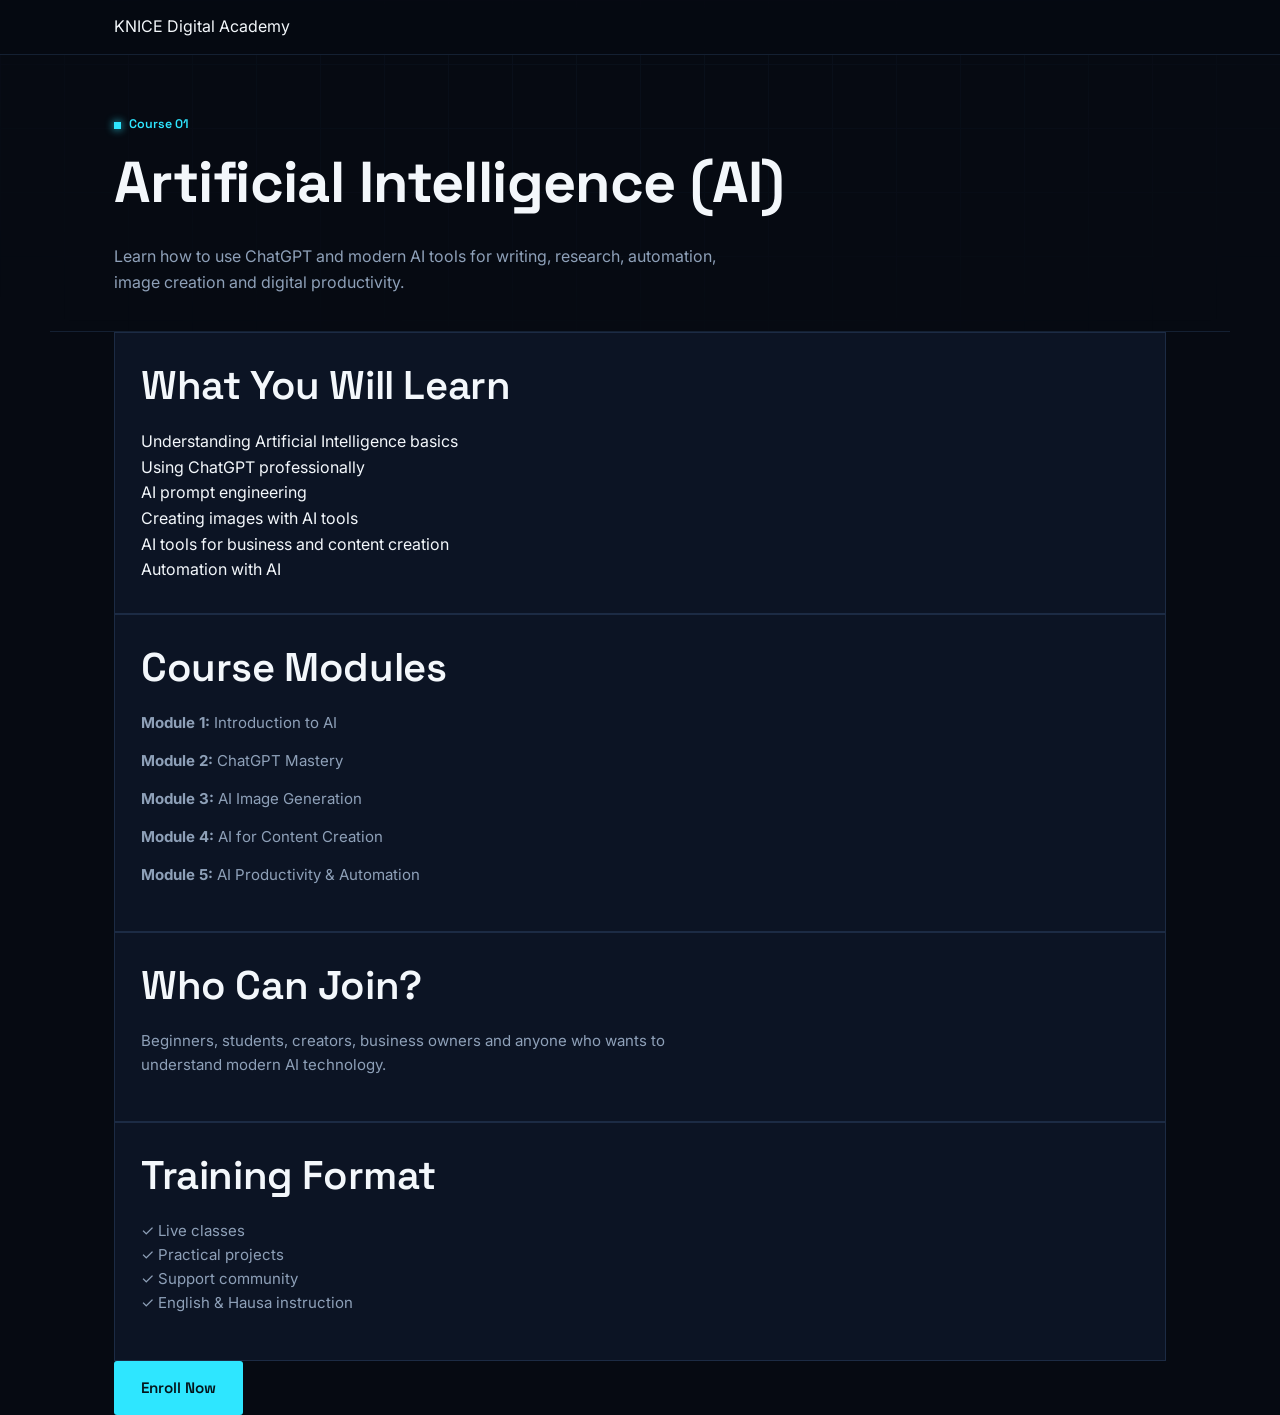
<file: ai-course.html>
<!DOCTYPE html>
<html lang="en">
<head>
<meta charset="UTF-8">
<meta name="viewport" content="width=device-width, initial-scale=1.0">
<title>Artificial Intelligence (AI) Course | KNICE Digital Academy</title>
<link rel="stylesheet" href="style.css">
</head>

<body>

<header class="site-header">
<div class="nav">
<a href="index.html" class="brand">
KNICE Digital Academy
</a>
</div>
</header>

<main>

<section class="page-header">
<div class="container">

<div class="section-tag">Course 01</div>

<h1>
Artificial Intelligence (AI)
</h1>

<p>
Learn how to use ChatGPT and modern AI tools for writing, research, automation, image creation and digital productivity.
</p>

</div>
</section>


<section class="container">

<div class="card">

<h2>What You Will Learn</h2>

<ul>
<li>Understanding Artificial Intelligence basics</li>
<li>Using ChatGPT professionally</li>
<li>AI prompt engineering</li>
<li>Creating images with AI tools</li>
<li>AI tools for business and content creation</li>
<li>Automation with AI</li>
</ul>

</div>


<div class="card">

<h2>Course Modules</h2>

<p>
<strong>Module 1:</strong> Introduction to AI
</p>

<p>
<strong>Module 2:</strong> ChatGPT Mastery
</p>

<p>
<strong>Module 3:</strong> AI Image Generation
</p>

<p>
<strong>Module 4:</strong> AI for Content Creation
</p>

<p>
<strong>Module 5:</strong> AI Productivity & Automation
</p>

</div>


<div class="card">

<h2>Who Can Join?</h2>

<p>
Beginners, students, creators, business owners and anyone who wants to understand modern AI technology.
</p>

</div>


<div class="card">

<h2>Training Format</h2>

<p>
✓ Live classes<br>
✓ Practical projects<br>
✓ Support community<br>
✓ English & Hausa instruction
</p>

</div>


<a href="contact.html" class="btn btn-primary">
Enroll Now
</a>


</section>

</main>

</body>
</html>
</file>
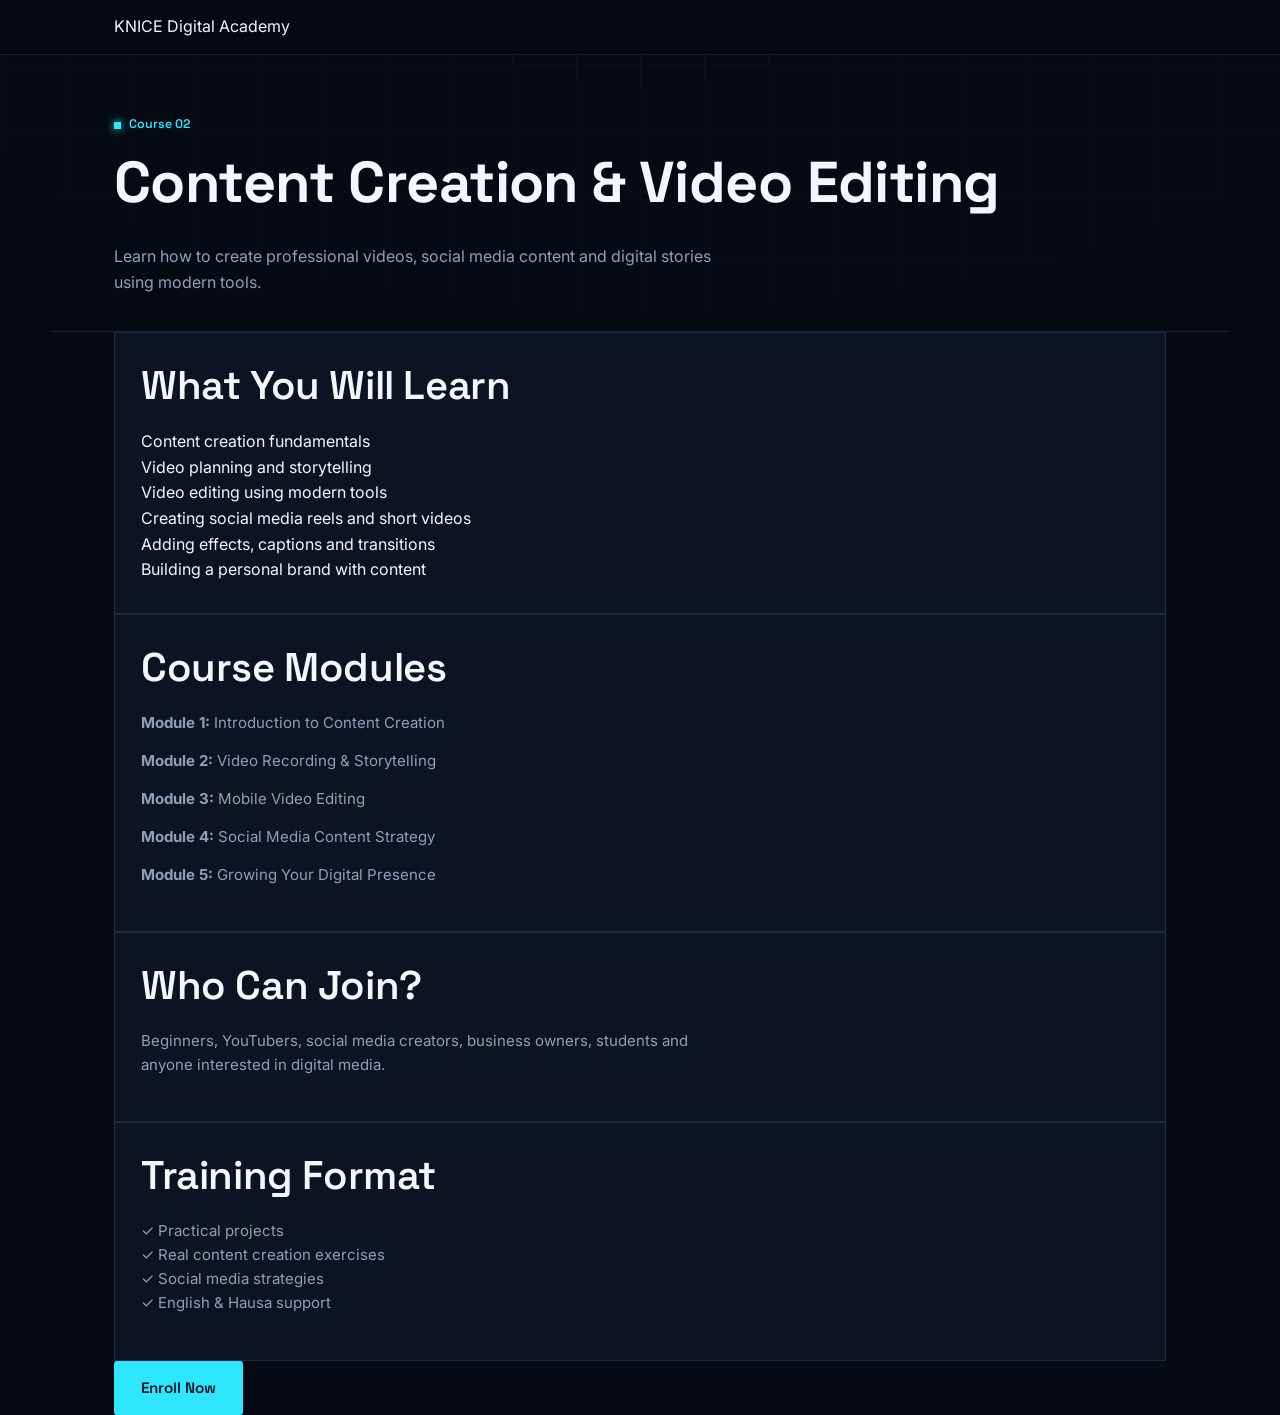
<file: content-creation.html>
<!DOCTYPE html>
<html lang="en">

<head>
<meta charset="UTF-8">
<meta name="viewport" content="width=device-width, initial-scale=1.0">

<title>Content Creation & Video Editing | KNICE Digital Academy</title>

<link rel="stylesheet" href="style.css">
</head>

<body>

<header class="site-header">
<div class="nav">

<a href="index.html" class="brand">
KNICE Digital Academy
</a>

</div>
</header>


<main>

<section class="page-header">

<div class="container">

<div class="section-tag">
Course 02
</div>

<h1>
Content Creation & Video Editing
</h1>

<p>
Learn how to create professional videos, social media content and digital stories using modern tools.
</p>

</div>

</section>


<section class="container">


<div class="card">

<h2>
What You Will Learn
</h2>

<ul>

<li>Content creation fundamentals</li>

<li>Video planning and storytelling</li>

<li>Video editing using modern tools</li>

<li>Creating social media reels and short videos</li>

<li>Adding effects, captions and transitions</li>

<li>Building a personal brand with content</li>

</ul>

</div>



<div class="card">

<h2>
Course Modules
</h2>

<p>
<strong>Module 1:</strong> Introduction to Content Creation
</p>

<p>
<strong>Module 2:</strong> Video Recording & Storytelling
</p>

<p>
<strong>Module 3:</strong> Mobile Video Editing
</p>

<p>
<strong>Module 4:</strong> Social Media Content Strategy
</p>

<p>
<strong>Module 5:</strong> Growing Your Digital Presence
</p>

</div>



<div class="card">

<h2>
Who Can Join?
</h2>

<p>
Beginners, YouTubers, social media creators, business owners, students and anyone interested in digital media.
</p>

</div>



<div class="card">

<h2>
Training Format
</h2>

<p>

✓ Practical projects<br>
✓ Real content creation exercises<br>
✓ Social media strategies<br>
✓ English & Hausa support

</p>

</div>


<a href="contact.html" class="btn btn-primary">
Enroll Now
</a>


</section>


</main>

</body>

</html>
</file>
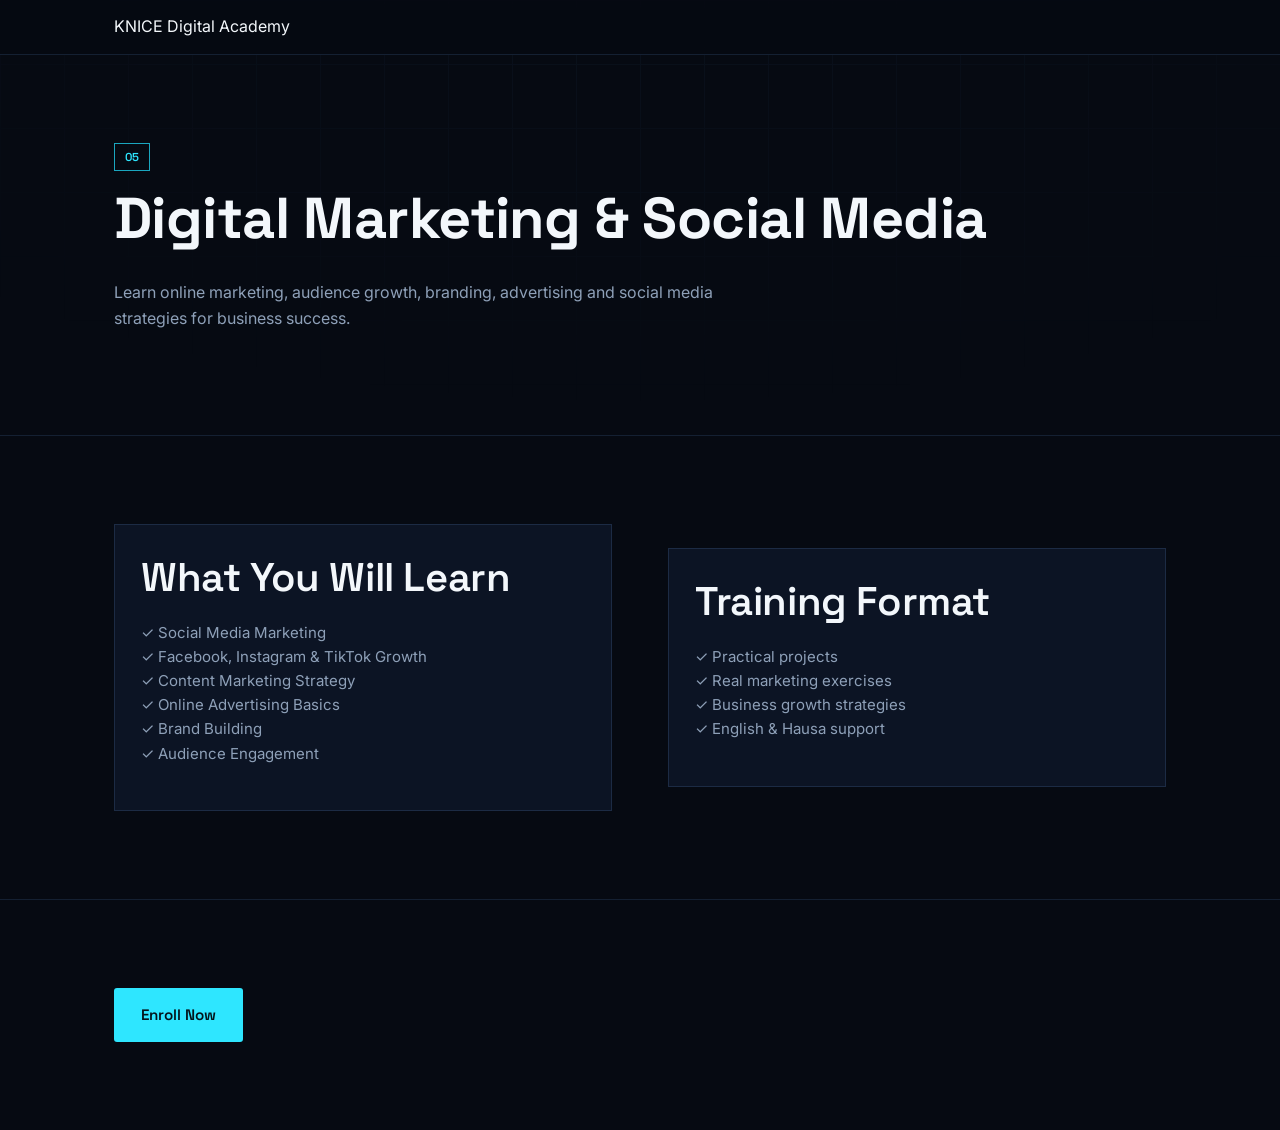
<file: digital-marketing.html>
<!DOCTYPE html>
<html lang="en">
<head>
<meta charset="UTF-8">
<meta name="viewport" content="width=device-width, initial-scale=1.0">

<title>Digital Marketing & Social Media | KNICE Digital Academy</title>

<link rel="stylesheet" href="style.css">
</head>

<body>

<header class="site-header">
<div class="nav">

<a href="index.html" class="brand">
KNICE Digital Academy
</a>

</div>
</header>


<main>

<section class="course-hero">

<div class="container">

<span class="pill">05</span>

<h1>
Digital Marketing & Social Media
</h1>

<p class="en">
Learn online marketing, audience growth, branding, advertising and social media strategies for business success.
</p>

<p class="ha">
Koyi tallan online, gina masu sauraro, branding, tallace-tallace da dabarun social media domin bunkasa kasuwanci.
</p>

</div>

</section>


<section>

<div class="container split">


<div class="card">

<h2>
What You Will Learn
</h2>

<p>

✓ Social Media Marketing<br>
✓ Facebook, Instagram & TikTok Growth<br>
✓ Content Marketing Strategy<br>
✓ Online Advertising Basics<br>
✓ Brand Building<br>
✓ Audience Engagement

</p>

</div>


<div class="card">

<h2>
Training Format
</h2>

<p>

✓ Practical projects<br>
✓ Real marketing exercises<br>
✓ Business growth strategies<br>
✓ English & Hausa support

</p>

</div>


</div>

</section>


<section>

<div class="container">

<a href="contact.html" class="btn btn-primary">
Enroll Now
</a>

</div>

</section>


</main>


</body>
</html>
</file>
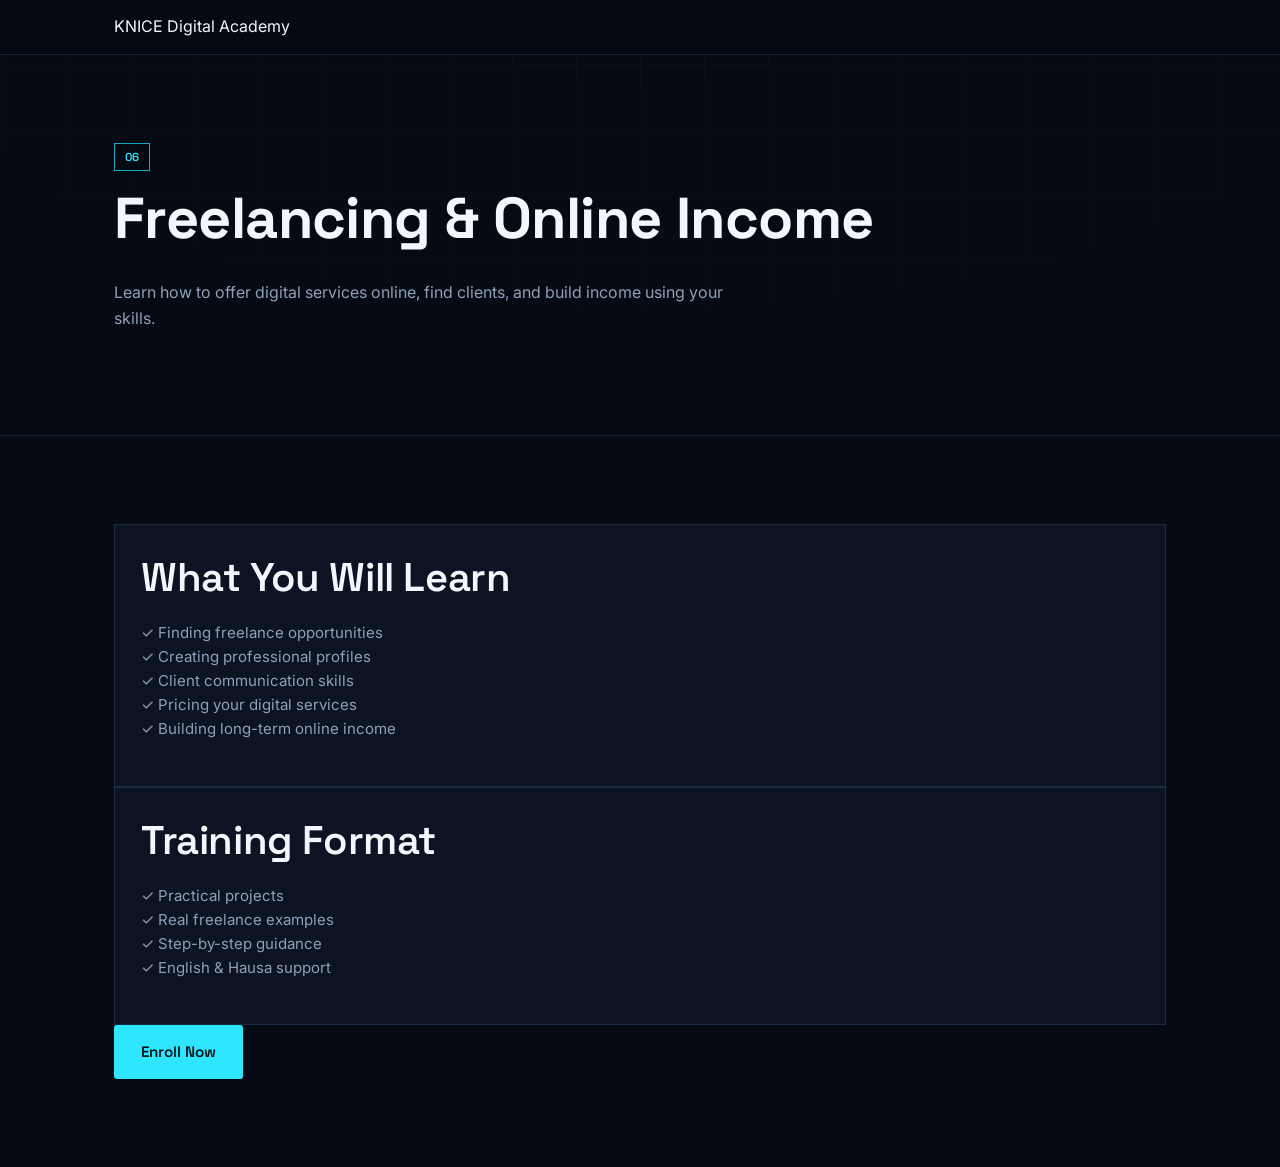
<file: Freelancing.html>
<!DOCTYPE html>
<html lang="en">

<head>
<meta charset="UTF-8">
<meta name="viewport" content="width=device-width, initial-scale=1.0">

<title>Freelancing & Online Income | KNICE Digital Academy</title>

<link rel="stylesheet" href="style.css">
</head>

<body>

<header class="site-header">
<div class="nav">

<a href="index.html" class="brand">
KNICE Digital Academy
</a>

</div>
</header>


<main>

<section class="course-hero">

<div class="container">

<span class="pill">06</span>

<h1>
Freelancing & Online Income
</h1>

<p class="en">
Learn how to offer digital services online, find clients, and build income using your skills.
</p>

<p class="ha">
Koyi yadda zaka sayar da kwarewarka a yanar gizo, samun kwastomomi, da gina hanyar samun kudin shiga online.
</p>

</div>

</section>


<section>

<div class="container">

<div class="card">

<h2>What You Will Learn</h2>

<p>
✓ Finding freelance opportunities<br>
✓ Creating professional profiles<br>
✓ Client communication skills<br>
✓ Pricing your digital services<br>
✓ Building long-term online income
</p>

</div>


<div class="card">

<h2>Training Format</h2>

<p>
✓ Practical projects<br>
✓ Real freelance examples<br>
✓ Step-by-step guidance<br>
✓ English & Hausa support
</p>

</div>


<a href="contact.html" class="btn btn-primary">
Enroll Now
</a>


</div>

</section>

</main>

</body>
</html>
</file>
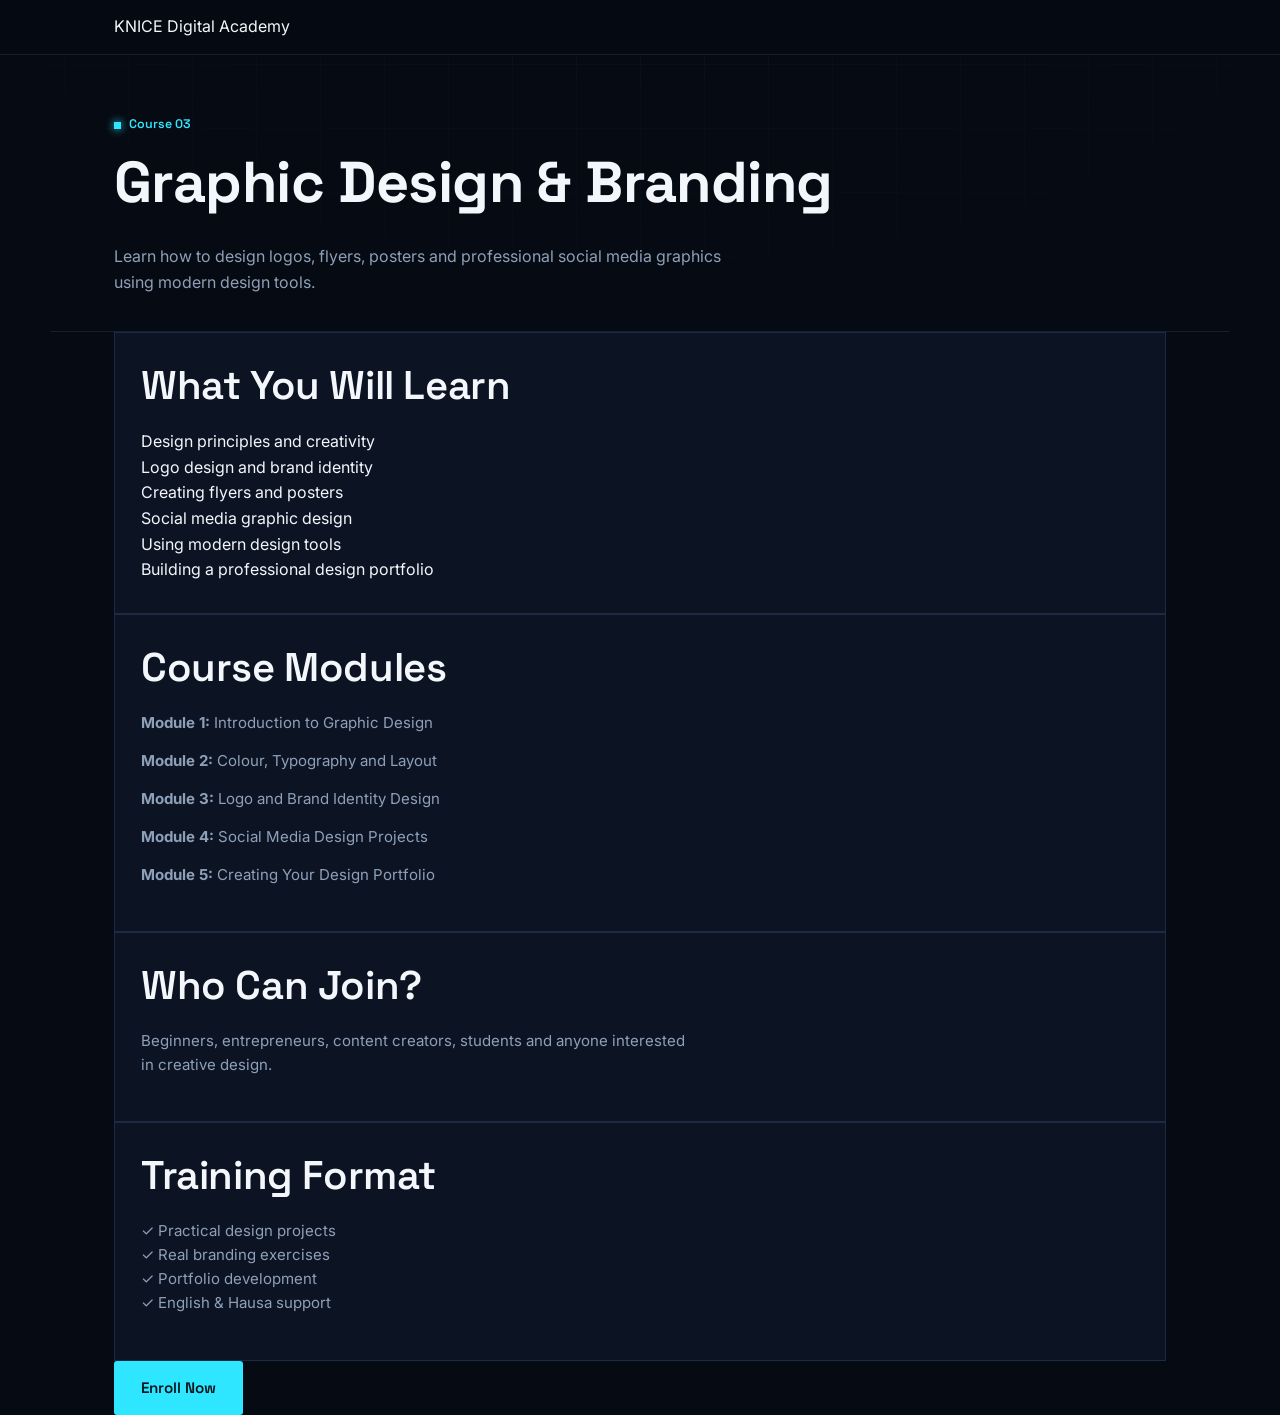
<file: graphic-design.html>
<!DOCTYPE html>
<html lang="en">

<head>
<meta charset="UTF-8">
<meta name="viewport" content="width=device-width, initial-scale=1.0">

<title>Graphic Design & Branding | KNICE Digital Academy</title>

<link rel="stylesheet" href="style.css">
</head>


<body>

<header class="site-header">

<div class="nav">

<a href="index.html" class="brand">
KNICE Digital Academy
</a>

</div>

</header>


<main>


<section class="page-header">

<div class="container">

<div class="section-tag">
Course 03
</div>


<h1>
Graphic Design & Branding
</h1>


<p>
Learn how to design logos, flyers, posters and professional social media graphics using modern design tools.
</p>


</div>

</section>



<section class="container">


<div class="card">

<h2>
What You Will Learn
</h2>


<ul>

<li>Design principles and creativity</li>

<li>Logo design and brand identity</li>

<li>Creating flyers and posters</li>

<li>Social media graphic design</li>

<li>Using modern design tools</li>

<li>Building a professional design portfolio</li>

</ul>


</div>




<div class="card">

<h2>
Course Modules
</h2>


<p>
<strong>Module 1:</strong> Introduction to Graphic Design
</p>

<p>
<strong>Module 2:</strong> Colour, Typography and Layout
</p>

<p>
<strong>Module 3:</strong> Logo and Brand Identity Design
</p>

<p>
<strong>Module 4:</strong> Social Media Design Projects
</p>

<p>
<strong>Module 5:</strong> Creating Your Design Portfolio
</p>


</div>




<div class="card">

<h2>
Who Can Join?
</h2>


<p>
Beginners, entrepreneurs, content creators, students and anyone interested in creative design.
</p>


</div>




<div class="card">

<h2>
Training Format
</h2>


<p>

✓ Practical design projects<br>

✓ Real branding exercises<br>

✓ Portfolio development<br>

✓ English & Hausa support

</p>


</div>



<a href="contact.html" class="btn btn-primary">
Enroll Now
</a>



</section>


</main>


</body>

  </html>
</file>
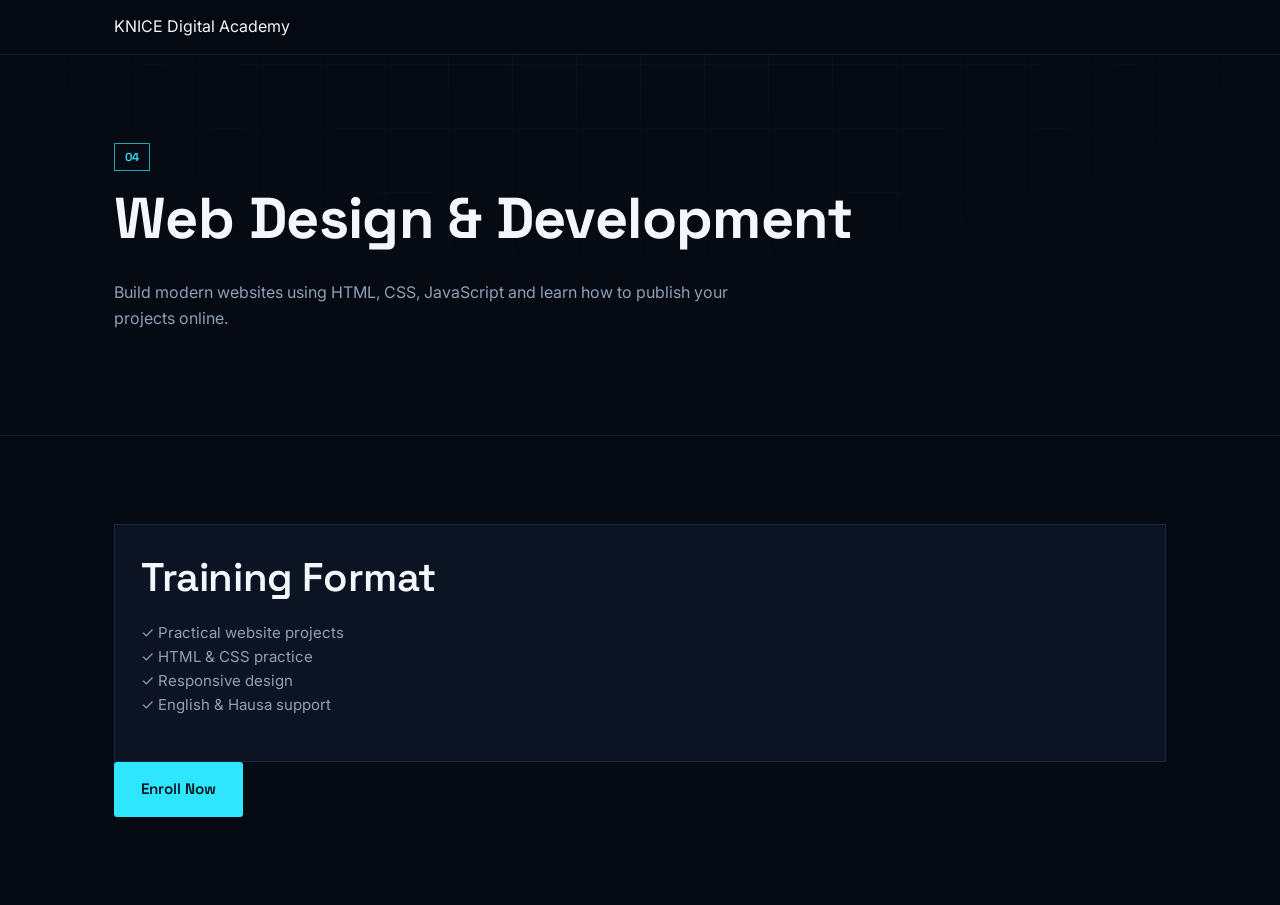
<file: web-design.html>
<!DOCTYPE html>
<html lang="en">
<head>
<meta charset="UTF-8">
<meta name="viewport" content="width=device-width, initial-scale=1.0">

<title>Web Design & Development | KNICE Digital Academy</title>

<link rel="stylesheet" href="style.css">
</head>

<body>

<header class="site-header">
<div class="nav">

<a href="index.html" class="brand">
KNICE Digital Academy
</a>

</div>
</header>


<main>

<section class="course-hero">

<div class="container">

<span class="pill">04</span>

<h1>Web Design & Development</h1>

<p class="en">
Build modern websites using HTML, CSS, JavaScript and learn how to publish your projects online.
</p>

<p class="ha">
Koyi yadda ake gina websites na zamani da HTML, CSS, JavaScript sannan ka wallafa su online.
</p>

</div>

</section>


<section>

<div class="container">

<div class="card">

<h2>Training Format</h2>

<p>
✓ Practical website projects<br>
✓ HTML & CSS practice<br>
✓ Responsive design<br>
✓ English & Hausa support
</p>

</div>


<a href="contact.html" class="btn btn-primary">
Enroll Now
</a>


</div>

</section>


</main>


</body>
</html>
</file>
<file: style.css>
/* ==========================================================================
   KNICE DIGITAL ACADEMY — Design System
   Circuit-trace tech aesthetic: dark navy ground, cyan signal accents,
   bracket/reticle framing echoing the brand mark's PCB motif.
   ========================================================================== */

@import url('https://fonts.googleapis.com/css2?family=Space+Grotesk:wght@500;600;700&family=Inter:wght@400;500;600;700&display=swap');

:root{
  /* --- Color tokens --- */
  --bg:        #060a12;
  --bg-alt:    #0a1120;
  --bg-elev:   #0e1729;
  --panel:     #0c1424;
  --line:      #1c2b44;
  --line-soft: #142032;
  --cyan:      #2ee6ff;
  --cyan-dim:  #1aa6bf;
  --blue:      #3b82f6;
  --white:     #f3f7fb;
  --grey:      #8ea0b8;
  --grey-dim:  #5c6c83;
  --danger:    #ff6b6b;

  /* --- Type --- */
  --font-display: 'Space Grotesk', 'Segoe UI', sans-serif;
  --font-body: 'Inter', 'Segoe UI', sans-serif;

  /* --- Layout --- */
  --maxw: 1180px;
  --pad: clamp(20px, 5vw, 64px);
  --radius: 3px;
}

*,*::before,*::after{ box-sizing: border-box; }
html{ scroll-behavior: smooth; }

@media (prefers-reduced-motion: reduce){
  html{ scroll-behavior: auto; }
  *,*::before,*::after{ animation-duration: 0.001ms !important; animation-iteration-count: 1 !important; transition-duration: 0.001ms !important; }
}

body{
  margin:0;
  background: var(--bg);
  color: var(--white);
  font-family: var(--font-body);
  font-size: 16px;
  line-height: 1.6;
  -webkit-font-smoothing: antialiased;
  overflow-x: hidden;
}

body::before{
  /* faint circuit-grid ground texture */
  content:"";
  position: fixed;
  inset: 0;
  z-index: -1;
  background-image:
    linear-gradient(var(--line-soft) 1px, transparent 1px),
    linear-gradient(90deg, var(--line-soft) 1px, transparent 1px);
  background-size: 64px 64px;
  opacity: .35;
  mask-image: radial-gradient(ellipse 100% 60% at 50% 0%, #000 0%, transparent 75%);
}

img{ max-width:100%; display:block; }
a{ color: inherit; text-decoration: none; }
ul{ margin:0; padding:0; list-style:none; }
button{ font-family: inherit; cursor:pointer; }

h1,h2,h3,h4{
  font-family: var(--font-display);
  font-weight: 600;
  line-height: 1.15;
  margin: 0 0 .5em;
  letter-spacing: -0.01em;
}
h1{ font-size: clamp(2.2rem, 5vw, 3.6rem); font-weight:700; }
h2{ font-size: clamp(1.7rem, 3.4vw, 2.5rem); }
h3{ font-size: 1.25rem; }
p{ margin: 0 0 1em; color: var(--grey); max-width: 62ch; }

.container{ max-width: var(--maxw); margin: 0 auto; padding: 0 var(--pad); }

section{ padding: 88px 0; position: relative; }
section + section{ border-top: 1px solid var(--line-soft); }

.section-head{ max-width: 640px; margin-bottom: 44px; }
.section-head p{ margin-bottom:0; }
.section-tag{
  display:inline-flex; align-items:center; gap:8px;
  font-family: var(--font-display);
  font-size: .78rem; font-weight: 600;
  color: var(--cyan);
  margin-bottom: 14px;
}
.section-tag::before{
  content:""; width:7px; height:7px; background: var(--cyan);
  box-shadow: 0 0 8px var(--cyan);
}

/* --- Language toggling ---
   Elements carry both .en and .ha copies; body.lang-ha flips visibility. */
.ha{ display:none; }
body.lang-ha .en{ display:none; }
body.lang-ha .ha{ display:inline; }
body.lang-ha .ha.block{ display:block; }
body.lang-ha p.ha, body.lang-ha li.ha, body.lang-ha div.ha{ display:block; }

/* ============================= Buttons ============================= */
.btn{
  display: inline-flex; align-items:center; justify-content:center; gap:10px;
  padding: 14px 26px;
  font-family: var(--font-display);
  font-weight: 600;
  font-size: .95rem;
  border: 1px solid transparent;
  border-radius: var(--radius);
  transition: transform .15s ease, border-color .2s ease, background .2s ease, color .2s ease;
  white-space: nowrap;
}
.btn-primary{
  background: var(--cyan);
  color: #04141a;
}
.btn-primary:hover{ background:#7cf0ff; transform: translateY(-2px); }
.btn-ghost{
  background: transparent;
  border-color: var(--line);
  color: var(--white);
}
.btn-ghost:hover{ border-color: var(--cyan); color: var(--cyan); transform: translateY(-2px); }
.btn-block{ width:100%; }
.btn-whatsapp{
  background: #25D366; color:#04140c; border-color:#25D366;
}
.btn-whatsapp:hover{ background:#39e37c; transform: translateY(-2px); }
.btn-whatsapp svg{ width:18px; height:18px; fill:#04140c; }

/* ============================== Header ============================== */
.site-header{
  position: sticky; top:0; z-index: 100;
  background: rgba(6,10,18,.86);
  backdrop-filter: blur(10px);
  border-bottom: 1px solid var(--line-soft);
}
.nav{
  display:flex; align-items:center; justify-content:space-between;
  padding: 14px var(--pad);
  max-width: var(--maxw); margin:0 auto;
}
.brand{ display:flex; align-items:center; gap:12px; }
.brand img{ width: 46px; height:46px; object-fit:contain; flex:none; image-rendering:-webkit-optimize-contrast; }
.brand-word{ font-family: var(--font-display); font-weight:700; font-size:1.05rem; line-height:1.1; }
.brand-word span{ display:block; font-family: var(--font-body); font-weight:500; font-size:.66rem; letter-spacing:.06em; color: var(--grey-dim); }

.nav-links{
  display:flex; align-items:center; gap: 30px;
  font-family: var(--font-display); font-weight:500; font-size:.92rem;
}
.nav-links a{
  position:relative; padding: 6px 0; color: var(--grey);
  transition: color .2s ease;
}
.nav-links a:hover, .nav-links a.active{ color: var(--white); }
.nav-links a.active::after{
  content:""; position:absolute; left:0; right:0; bottom:-2px; height:2px; background: var(--cyan);
}

.nav-tools{ display:flex; align-items:center; gap: 14px; }

.lang-switch{
  display:flex; border:1px solid var(--line); border-radius: var(--radius); overflow:hidden;
  font-family: var(--font-display); font-size:.78rem; font-weight:600;
}
.lang-switch button{
  background: transparent; color: var(--grey-dim); border:none; padding: 7px 11px;
  transition: background .2s ease, color .2s ease;
}
.lang-switch button.active{ background: var(--cyan); color:#04141a; }

.menu-toggle{
  display:none; flex-direction:column; gap:5px; background:none; border:none; padding:8px;
}
.menu-toggle span{ width:22px; height:2px; background: var(--white); display:block; }

@media (max-width: 900px){
  .nav{ padding: 12px var(--pad); gap: 10px; }
  .brand img{ width: 50px; height:50px; }
  .brand-word{ font-size: .98rem; }
  .nav-tools{ gap: 10px; }
  .nav-tools .btn{ padding: 10px 14px; font-size: .82rem; }
  .lang-switch button{ padding: 7px 9px; }

  .nav-links{
    position:fixed; inset: 70px 0 0 0; height: calc(100vh - 70px);
    background: var(--bg); flex-direction:column; align-items:stretch;
    padding: 30px var(--pad) 34px; gap: 0; font-size:1.15rem;
    transform: translateX(100%); transition: transform .3s ease;
    overflow-y:auto;
  }
  .nav-links.open{ transform: translateX(0); }
  .nav-links a{
    padding: 18px 4px;
    border-bottom: 1px solid var(--line-soft);
    width: 100%;
  }
  .nav-links a.active::after{ display:none; }
  .nav-links a.active{ color: var(--cyan); }
  .menu-toggle{ display:flex; flex:none; }
}

@media (max-width: 400px){
  .nav-tools .btn span{ display:none; }
  .nav-tools .btn::after{ content:"→"; }
}

/* ================================ Hero ================================ */
.hero{
  padding: 64px 0 96px;
  border-top:none;
}
.hero-grid{
  display:grid; grid-template-columns: 1.1fr .9fr; gap: 56px; align-items:center;
}
.hero-eyebrow{
  display:flex; align-items:center; gap:10px;
  font-family: var(--font-display); font-size:.82rem; font-weight:600; color: var(--cyan);
  margin-bottom: 18px;
}
.hero-eyebrow::before{ content:""; width:26px; height:1px; background: var(--cyan); }
.hero h1{ margin-bottom: 20px; }
.hero h1 .accent{ color: var(--cyan); }
.hero-sub{ font-size: 1.08rem; max-width: 46ch; }
.hero-actions{ display:flex; flex-wrap:wrap; gap: 16px; margin-top: 30px; }

.hero-stats{
  display:flex; gap: 30px; margin-top: 48px; padding-top: 28px; border-top:1px solid var(--line-soft);
}
.hero-stats div strong{
  display:block; font-family: var(--font-display); font-size: 1.6rem; color: var(--white);
}
.hero-stats div span{ font-size:.82rem; color: var(--grey-dim); }

.hero-photo{ position:relative; text-align:center; }
.photo-frame{
  position:relative; border: 1px solid var(--line);
  padding: 14px; background: linear-gradient(160deg, var(--panel), var(--bg-alt));
}
.photo-frame .photo-mask{
  aspect-ratio: 1/1; overflow:hidden; display:flex; align-items:center; justify-content:center;
  background: linear-gradient(160deg, var(--bg-elev), var(--bg-alt));
}
.photo-frame img{
  width: 84%; height: 84%; object-fit:cover; object-position: 50% 50%;
  display:block;
}
.corner{ position:absolute; width:22px; height:22px; border: 2px solid var(--cyan); }
.corner.tl{ top:-2px; left:-2px; border-right:none; border-bottom:none; }
.corner.tr{ top:-2px; right:-2px; border-left:none; border-bottom:none; }
.corner.bl{ bottom:-2px; left:-2px; border-right:none; border-top:none; }
.corner.br{ bottom:-2px; right:-2px; border-left:none; border-top:none; }
.photo-tag{
  display:inline-flex; align-items:center; gap:8px;
  margin-top: 18px;
  background: var(--panel); border:1px solid var(--line);
  padding: 10px 16px; font-family: var(--font-display); font-size:.82rem;
}
.photo-tag::before{ content:""; width:7px; height:7px; border-radius:50%; background:#3ddc84; box-shadow:0 0 8px #3ddc84; flex:none; }

@media (max-width: 900px){
  .hero-grid{ grid-template-columns: 1fr; }
  .hero-photo{ max-width: 300px; margin: 0 auto; order:-1; }
  .hero-stats{ flex-wrap:wrap; row-gap:18px; }
}

@media (max-width: 900px){
  .split .hero-photo{ max-width: 300px; margin: 0 auto 10px; }
}

/* ============================ Intro / About ============================ */
.intro-grid{ display:grid; grid-template-columns: repeat(3, 1fr); gap: 28px; }
.intro-item{ border-top: 1px solid var(--line); padding-top: 18px; }
.intro-item .num{ font-family: var(--font-display); color: var(--cyan-dim); font-size:.8rem; }

@media (max-width: 760px){ .intro-grid{ grid-template-columns: 1fr; } }

/* ============================== Bracket cards ============================== */
.grid{ display:grid; gap: 26px; }
.grid.cols-3{ grid-template-columns: repeat(3, 1fr); }
.grid.cols-4{ grid-template-columns: repeat(4, 1fr); }
.grid.cols-2{ grid-template-columns: repeat(2, 1fr); }

@media (max-width: 980px){
  .grid.cols-3, .grid.cols-4{ grid-template-columns: repeat(2, 1fr); }
}
@media (max-width: 620px){
  .grid.cols-3, .grid.cols-4, .grid.cols-2{ grid-template-columns: 1fr; }
}

.card{
  position: relative;
  background: var(--panel);
  border: 1px solid var(--line);
  padding: 30px 26px;
  transition: border-color .2s ease, transform .2s ease;
}
.card:hover{ border-color: var(--cyan-dim); transform: translateY(-4px); }
.card::before, .card::after{
  content:""; position:absolute; width:14px; height:14px;
  border: 1px solid var(--cyan); opacity:0; transition: opacity .2s ease;
}
.card::before{ top:-1px; left:-1px; border-right:none; border-bottom:none; }
.card::after{ bottom:-1px; right:-1px; border-left:none; border-top:none; }
.card:hover::before, .card:hover::after{ opacity:1; }

.card-icon{
  width:44px; height:44px; display:flex; align-items:center; justify-content:center;
  border:1px solid var(--line); color: var(--cyan); margin-bottom: 18px; font-size:1.2rem;
}
.card h3{ margin-bottom:8px; }
.card p{ font-size:.94rem; margin-bottom:14px; }
.card-meta{
  display:flex; gap:14px; font-size:.78rem; color: var(--grey-dim);
  font-family: var(--font-display); padding-top:14px; border-top:1px solid var(--line-soft);
}

/* Course card level pill */
.pill{
  display:inline-block; font-family: var(--font-display); font-size:.72rem; font-weight:600;
  padding: 4px 10px; border:1px solid var(--cyan-dim); color: var(--cyan); margin-bottom:14px;
}

/* ============================== Portfolio ============================== */
.folio-item{
  border: 1px solid var(--line); background: var(--panel); overflow:hidden;
}
.folio-media{
  aspect-ratio: 4/3; background: linear-gradient(135deg, var(--bg-elev), var(--bg-alt));
  display:flex; align-items:center; justify-content:center; position:relative;
  border-bottom:1px solid var(--line);
}
.folio-media .tag{
  font-family: var(--font-display); font-size:2.2rem; color: var(--line);
}
.folio-body{ padding: 20px 22px; }
.folio-body .cat{ font-family: var(--font-display); color: var(--cyan); font-size:.74rem; margin-bottom:8px; display:block; }

/* ============================== Filter tabs / quick-nav ============================== */
.filter-row{ display:flex; flex-wrap:wrap; gap:10px; margin-bottom: 40px; }
.filter-btn{
  background:transparent; border:1px solid var(--line); color: var(--grey);
  padding: 9px 16px; font-family: var(--font-display); font-size:.82rem; font-weight:600;
  transition: all .2s ease; display:inline-block;
}
.filter-btn.active, .filter-btn:hover{ border-color: var(--cyan); color: var(--cyan); }

/* ============================== Portfolio category sections ============================== */
.folio-section{ padding: 56px 0; scroll-margin-top: 90px; }
.folio-section + .folio-section{ border-top: 1px solid var(--line-soft); }
.folio-section-head{
  display:flex; justify-content:space-between; align-items:flex-end;
  flex-wrap:wrap; gap:16px; margin-bottom: 30px;
}
.folio-section-head h2{ margin-bottom: 6px; }
.folio-section-head p{ margin-bottom:0; }
.folio-count{
  font-family: var(--font-display); font-size:.78rem; color: var(--grey-dim);
  border:1px solid var(--line); padding: 6px 12px; white-space:nowrap;
}

.card-placeholder{
  border: 1px dashed var(--line); background: transparent;
  display:flex; flex-direction:column; align-items:center; justify-content:center;
  text-align:center; gap: 10px; padding: 30px 22px; min-height: 100%;
  aspect-ratio: 4/3; color: var(--grey-dim);
}
.card-placeholder .plus{
  width:36px; height:36px; border:1px solid var(--line); border-radius:50%;
  display:flex; align-items:center; justify-content:center; font-size:1.2rem; color: var(--cyan);
}
.card-placeholder span.label{ font-family: var(--font-display); font-size:.85rem; color: var(--grey); }

/* ============================== Blog ============================== */
.post{ border:1px solid var(--line); background: var(--panel); padding: 30px; margin-bottom: 22px; }
.post-head{ display:flex; justify-content:space-between; align-items:flex-start; gap:20px; cursor:pointer; }
.post-head .meta{ font-family: var(--font-display); font-size:.76rem; color: var(--grey-dim); margin-top:8px; }
.post-toggle{ width:30px; height:30px; border:1px solid var(--line); flex:none; display:flex; align-items:center; justify-content:center; font-size:1.2rem; color:var(--cyan); transition: transform .2s ease; }
.post.open .post-toggle{ transform: rotate(45deg); }
.post-body{ max-height:0; overflow:hidden; transition: max-height .35s ease; }
.post.open .post-body{ max-height: 900px; }
.post-body-inner{ padding-top: 20px; border-top:1px solid var(--line-soft); margin-top: 20px; }

/* ============================== Testimonial / CTA strip ============================== */
.cta-strip{
  background: linear-gradient(120deg, var(--bg-elev), var(--panel));
  border: 1px solid var(--line);
  padding: 56px var(--pad);
  text-align:center;
}
.cta-strip h2{ margin-bottom:10px; }
.cta-strip .btn-row{ display:flex; gap:16px; justify-content:center; margin-top: 24px; flex-wrap:wrap; }

/* ============================== Social row ============================== */
.social-row{ display:flex; flex-wrap:wrap; gap: 16px; }
.social-chip{
  display:flex; align-items:center; gap:10px;
  border:1px solid var(--line); padding: 12px 18px;
  font-family: var(--font-display); font-size:.86rem; font-weight:600;
  transition: border-color .2s ease, transform .2s ease;
}
.social-chip:hover{ border-color: var(--cyan); transform: translateY(-2px); }
.social-chip svg{ width:18px; height:18px; fill: var(--cyan); }

/* ============================== Contact form ============================== */
.contact-grid{ display:grid; grid-template-columns: 1fr 1fr; gap: 50px; }
@media (max-width: 900px){ .contact-grid{ grid-template-columns:1fr; } }
.field{ margin-bottom: 20px; }
.field label{ display:block; font-family: var(--font-display); font-size:.82rem; margin-bottom:8px; color: var(--grey); }
.field input, .field textarea{
  width:100%; background: var(--bg-alt); border:1px solid var(--line); color: var(--white);
  padding: 13px 14px; font-family: var(--font-body); font-size:.95rem;
}
.field input:focus, .field textarea:focus{ outline:none; border-color: var(--cyan); }
.field textarea{ min-height: 130px; resize:vertical; }
.form-note{ font-size:.82rem; color: var(--grey-dim); margin-top: 6px; }

.contact-info-item{ display:flex; gap:16px; padding: 18px 0; border-bottom:1px solid var(--line-soft); }
.contact-info-item .ico{ width:38px; height:38px; border:1px solid var(--line); color:var(--cyan); display:flex; align-items:center; justify-content:center; flex:none; }
.contact-info-item strong{ display:block; font-family: var(--font-display); font-size:.9rem; margin-bottom:2px; }
.contact-info-item span, .contact-info-item a{ font-size:.9rem; color: var(--grey); }

/* ============================== Footer ============================== */
.site-footer{ border-top: 1px solid var(--line-soft); padding: 60px 0 26px; background: var(--bg-alt); }
.footer-grid{ display:grid; grid-template-columns: 1.4fr 1fr 1fr 1fr; gap: 40px; margin-bottom: 46px; }
@media (max-width: 800px){ .footer-grid{ grid-template-columns: 1fr 1fr; } }
@media (max-width: 500px){ .footer-grid{ grid-template-columns: 1fr; } }
.footer-brand{ display:flex; align-items:center; gap:12px; margin-bottom: 16px; }
.footer-brand img{ width:38px; height:38px; }
.footer-col h4{ font-family: var(--font-display); font-size:.86rem; margin-bottom: 16px; color: var(--white); }
.footer-col ul li{ margin-bottom: 10px; }
.footer-col ul a{ color: var(--grey); font-size:.9rem; transition: color .2s ease; }
.footer-col ul a:hover{ color: var(--cyan); }
.footer-bottom{
  display:flex; justify-content:space-between; align-items:center; flex-wrap:wrap; gap:14px;
  padding-top: 26px; border-top:1px solid var(--line-soft);
  font-size:.82rem; color: var(--grey-dim);
}

/* ============================== WhatsApp float ============================== */
.wa-float{
  position: fixed; right: 22px; bottom: 22px; z-index: 200;
  width: 56px; height:56px; border-radius:50%;
  background: #25D366; display:flex; align-items:center; justify-content:center;
  box-shadow: 0 6px 22px rgba(0,0,0,.4);
  transition: transform .2s ease;
}
.wa-float:hover{ transform: scale(1.08); }
.wa-float svg{ width:28px; height:28px; fill:#04140c; }

/* ============================== Page header (inner pages) ============================== */
.page-header{ padding: 56px 0 20px; }
.page-header .crumb{ font-family: var(--font-display); font-size:.8rem; color: var(--grey-dim); margin-bottom: 14px; }
.page-header .crumb a:hover{ color: var(--cyan); }

/* ============================== Reveal-on-load ============================== */
.reveal{ opacity:0; transform: translateY(14px); animation: reveal .7s ease forwards; }
@keyframes reveal{ to{ opacity:1; transform:none; } }

/* focus visibility */
a:focus-visible, button:focus-visible, input:focus-visible, textarea:focus-visible{
  outline: 2px solid var(--cyan); outline-offset: 2px;
}

/* misc */
.split{ display:grid; grid-template-columns: 1fr 1fr; gap: 56px; align-items:center; }
@media (max-width: 900px){ .split{ grid-template-columns:1fr; } }
.tick-list li{ display:flex; gap:12px; margin-bottom:12px; color: var(--grey); font-size:.95rem; }
.tick-list li::before{ content:"›"; color: var(--cyan); font-family: var(--font-display); font-weight:700; }
.card-link {
  display: block;
  text-decoration: none;
  color: inherit;
}
</file>
